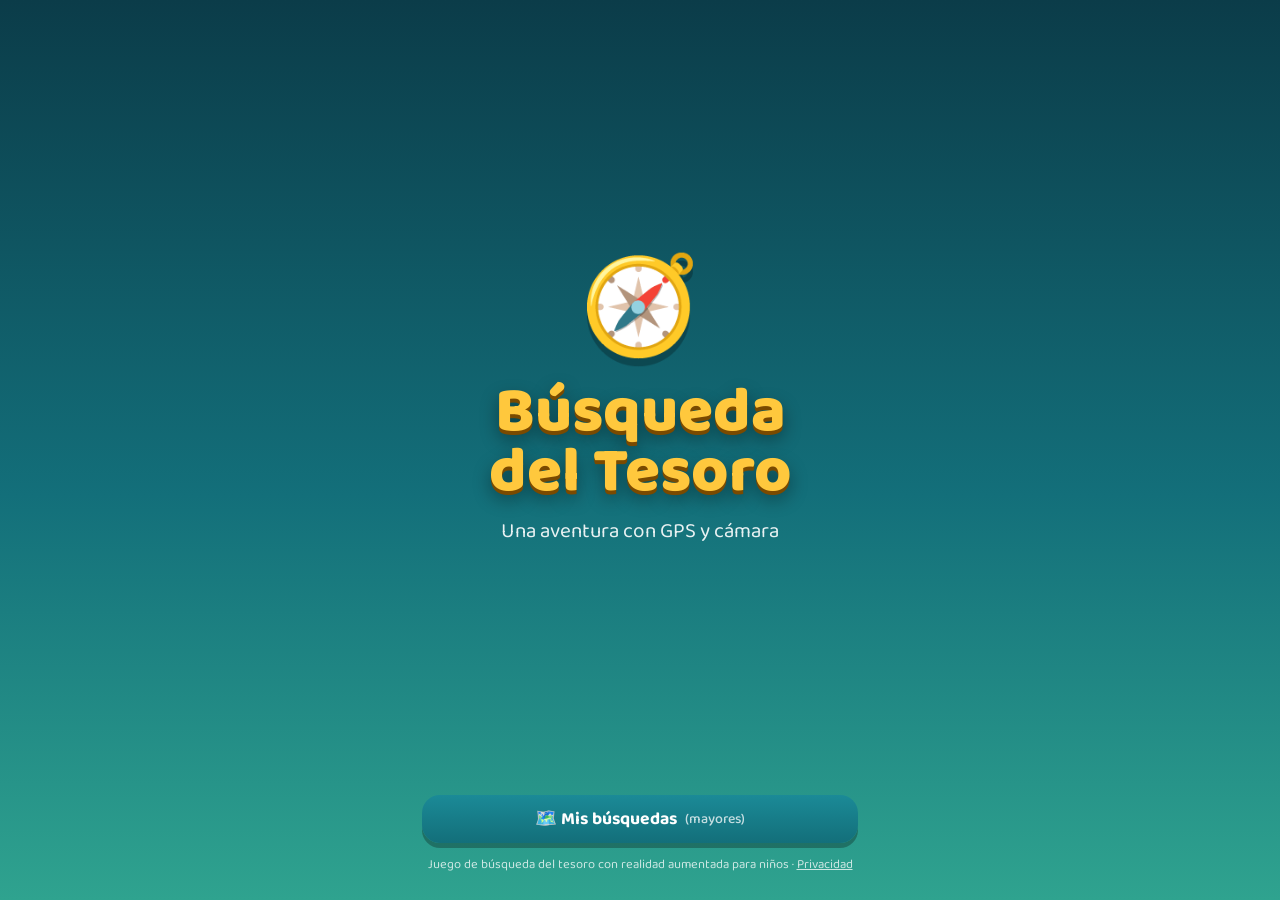
<file: public/index.html>
<!DOCTYPE html>
<html lang="es">
<head>
<meta charset="utf-8">
<meta name="viewport" content="width=device-width, initial-scale=1, viewport-fit=cover, user-scalable=no">
<meta name="theme-color" content="#0b3c49">
<meta name="apple-mobile-web-app-capable" content="yes">
<meta name="mobile-web-app-capable" content="yes">
<title>Búsqueda del Tesoro</title>
<link rel="icon" href="data:image/svg+xml,<svg xmlns='http://www.w3.org/2000/svg' viewBox='0 0 100 100'><text y='.9em' font-size='90'>🧭</text></svg>">
<link rel="preconnect" href="https://fonts.googleapis.com">
<link rel="preconnect" href="https://fonts.gstatic.com" crossorigin>
<link href="https://fonts.googleapis.com/css2?family=Baloo+2:wght@500;700;800&family=Roboto:wght@500&display=swap" rel="stylesheet">
<link rel="stylesheet" href="style.css?v=6">
</head>
<body>

<!-- ============ INICIO ============ -->
<section id="home" class="screen active">
  <div class="home-sky">
    <div class="home-compass" aria-hidden="true">🧭</div>
    <h1>Búsqueda<br>del Tesoro</h1>
    <p class="home-sub" id="homeSub">Una aventura con GPS y cámara</p>
  </div>
  <div class="home-actions">
    <button class="btn btn-gold btn-xl" id="btnPlay" hidden>¡A la aventura!</button>
    <p class="home-progress" id="homeProgress" hidden></p>
    <button class="btn btn-teal" id="btnEdit">🗺️ Mis búsquedas <small>(mayores)</small></button>
    <button class="btn btn-ghost" id="btnDemo" hidden>🎮 Probar sin moverme</button>
    <p class="home-legal">Juego de búsqueda del tesoro con realidad aumentada para niños · <a href="/privacy">Privacidad</a></p>
    <p class="warn" id="httpsWarn" hidden>⚠️ La cámara y el GPS solo funcionan si la web se abre con <b>https://</b></p>
  </div>
</section>

<!-- ============ MIS BÚSQUEDAS (cuenta) ============ -->
<section id="library" class="screen">
  <header class="bar">
    <button class="bar-btn" id="libBack" aria-label="Volver">←</button>
    <h2>Mis búsquedas</h2>
    <span class="bar-spacer"></span>
  </header>
  <div class="lib-body">
    <p class="lib-note" id="libLoading">Cargando…</p>

    <div id="libAuth" hidden>
      <div class="auth-card">
        <h3>Entra para guardar tus búsquedas</h3>
        <p>Con una cuenta puedes tener varias búsquedas, editarlas desde cualquier móvil y compartirlas con un enlace corto. Los niños <b>no</b> necesitan cuenta para jugar.</p>
        <!-- Botón según las directrices de marca de «Sign in with Google» (tema claro, forma píldora): logo oficial sin modificar,
             fondo #FFFFFF, borde 1px #747775, texto #1F1F1F en Roboto Medium 14/20, 12px a la izquierda del logo, 10px logo-texto, 12px a la derecha. -->
        <button class="gsi-btn" id="auGoogle" type="button">
          <svg class="gsi-logo" xmlns="http://www.w3.org/2000/svg" viewBox="0 0 48 48" aria-hidden="true">
            <path fill="#EA4335" d="M24 9.5c3.54 0 6.71 1.22 9.21 3.6l6.85-6.85C35.9 2.38 30.47 0 24 0 14.62 0 6.51 5.38 2.56 13.22l7.98 6.19C12.43 13.72 17.74 9.5 24 9.5z"/>
            <path fill="#4285F4" d="M46.98 24.55c0-1.57-.15-3.09-.38-4.55H24v9.02h12.94c-.58 2.96-2.26 5.48-4.78 7.18l7.73 6c4.51-4.18 7.09-10.36 7.09-17.65z"/>
            <path fill="#FBBC05" d="M10.53 28.59c-.48-1.45-.76-2.99-.76-4.59s.27-3.14.76-4.59l-7.98-6.19C.92 16.46 0 20.12 0 24c0 3.88.92 7.54 2.56 10.78l7.97-6.19z"/>
            <path fill="#34A853" d="M24 48c6.48 0 11.93-2.13 15.89-5.81l-7.73-6c-2.15 1.45-4.92 2.3-8.16 2.3-6.26 0-11.57-4.22-13.47-9.91l-7.98 6.19C6.51 42.62 14.62 48 24 48z"/>
          </svg>
          <span>Continuar con Google</span>
        </button>
        <div class="auth-sep"><span>o con tu email</span></div>
        <form id="auForm" autocomplete="on">
          <input type="email" id="auEmail" placeholder="Email" autocomplete="username" required>
          <input type="password" id="auPass" placeholder="Contraseña (mínimo 6 caracteres)" autocomplete="current-password" minlength="6" required>
          <p class="auth-err" id="auErr" hidden></p>
          <div class="row">
            <button class="btn btn-teal" type="submit" id="auLogin">Entrar</button>
            <button class="btn btn-gold" type="button" id="auRegister">Crear cuenta</button>
          </div>
        </form>
        <button class="btn-link" id="auReset">He olvidado la contraseña</button>
      </div>
      <button class="btn-link" id="auSkip">Seguir sin cuenta (se guarda solo en este móvil)</button>
    </div>

    <div id="libMain" hidden>
      <div class="lib-account"><span id="libUser"></span><button class="btn-link" id="libLogout">Cerrar sesión</button></div>
      <button class="btn btn-gold" id="libNew">＋ Nueva búsqueda</button>
      <div class="lib-card lib-draft" id="libDraft" hidden>
        <div class="lib-card-head"><b>📱 Borrador en este móvil</b><span id="libDraftInfo"></span></div>
        <div class="lib-card-actions"><button class="btn btn-teal btn-sm" id="libDraftUp">☁️ Guardar en mi cuenta</button><button class="btn btn-ghost btn-sm" id="libDraftEdit">✏️ Editar</button></div>
      </div>
      <ul class="lib-list" id="libList"></ul>
      <p class="ed-empty" id="libEmpty" hidden>Todavía no tienes búsquedas guardadas. Pulsa <b>«Nueva búsqueda»</b> para preparar la primera.</p>
      <p class="lib-legal"><a href="/privacy">Privacidad</a> · <button class="btn-link danger-link" id="libDelete">Eliminar mi cuenta</button></p>
    </div>
  </div>
</section>

<!-- ============ EDITOR (mayores) ============ -->
<section id="editor" class="screen">
  <header class="bar">
    <button class="bar-btn" id="edBack" aria-label="Volver">←</button>
    <h2>Preparar los tesoros<small id="edStatus"></small></h2>
    <button class="bar-btn" id="edLayer" aria-label="Cambiar mapa">🛰️</button>
  </header>
  <div id="map"></div>
  <div class="ed-mapactions">
    <button class="btn btn-teal btn-sm" id="edHere">📍 Poner tesoro donde estoy</button>
    <span class="ed-hint">…o toca el mapa</span>
    <button class="bar-btn ed-locate" id="edLocate" aria-label="Centrar el mapa en mi posición">🎯</button>
  </div>
  <div class="ed-body">
    <ol id="stopList" class="stop-list"></ol>
    <p class="ed-empty" id="edEmpty">Todavía no hay tesoros. Lo más preciso es ir andando al escondite y pulsar <b>«Poner tesoro donde estoy»</b>.</p>

    <details class="ed-settings" open>
      <summary>Ajustes de la búsqueda</summary>
      <label>Nombre
        <input type="text" id="edName" maxlength="40" placeholder="El tesoro del parque">
      </label>
      <label>Distancia para que aparezca el cofre: <b id="edRadiusVal">12</b> m
        <input type="range" id="edRadius" min="6" max="30" step="1" value="12">
        <small>Entre árboles el GPS falla unos 10 m. Si el cofre no aparece, sube este valor.</small>
      </label>
      <label>Mensaje final (al encontrar el último)
        <textarea id="edFinal" rows="2" maxlength="200" placeholder="¡Lo habéis conseguido! El tesoro de verdad está en la mochila de papá…"></textarea>
      </label>
    </details>

    <div class="ed-actions">
      <button class="btn btn-ghost" id="edTest">🎮 Probar</button>
      <button class="btn btn-gold" id="edShare">🔗 Compartir con los móviles</button>
    </div>
    <button class="btn-link danger" id="edClear">Borrar todo y empezar de cero</button>
  </div>
</section>

<!-- ============ JUEGO ============ -->
<section id="game" class="screen">
  <video id="cam" playsinline muted autoplay></video>
  <div id="fakeWorld" hidden><div class="fw-sky"></div><div class="fw-ground"></div></div>
  <div class="vignette"></div>

  <!-- capa AR -->
  <div id="ar">
    <div id="beacon" hidden>
      <div class="beacon-beam"></div>
      <div class="beacon-star">⭐</div>
      <div class="beacon-label" id="beaconLabel">– m</div>
    </div>
    <button id="chest" hidden aria-label="Abrir el cofre">
      <svg viewBox="0 0 200 180" class="chest-svg">
        <ellipse cx="100" cy="168" rx="80" ry="10" fill="rgba(0,0,0,.35)"/>
        <g class="chest-glow"><ellipse cx="100" cy="86" rx="70" ry="26" fill="#ffe680"/></g>
        <g class="chest-coins">
          <circle cx="70" cy="84" r="11" fill="#ffd23f" stroke="#b8860b" stroke-width="3"/>
          <circle cx="96" cy="78" r="12" fill="#ffd23f" stroke="#b8860b" stroke-width="3"/>
          <circle cx="124" cy="83" r="11" fill="#ffd23f" stroke="#b8860b" stroke-width="3"/>
          <circle cx="110" cy="88" r="9" fill="#ffe680" stroke="#b8860b" stroke-width="3"/>
          <circle cx="84" cy="90" r="9" fill="#ffe680" stroke="#b8860b" stroke-width="3"/>
        </g>
        <g class="chest-body">
          <rect x="28" y="86" width="144" height="74" rx="8" fill="#8a4b1d" stroke="#3d1f0a" stroke-width="5"/>
          <rect x="28" y="86" width="144" height="14" fill="#5e3110"/>
          <rect x="44" y="86" width="14" height="74" fill="#ffc83d" stroke="#3d1f0a" stroke-width="4"/>
          <rect x="142" y="86" width="14" height="74" fill="#ffc83d" stroke="#3d1f0a" stroke-width="4"/>
        </g>
        <g class="chest-lid">
          <path d="M28 90 V62 Q28 30 60 30 H140 Q172 30 172 62 V90 Z" fill="#a65c25" stroke="#3d1f0a" stroke-width="5"/>
          <path d="M44 90 V50 Q44 32 58 31 V90 Z" fill="#ffc83d" stroke="#3d1f0a" stroke-width="4"/>
          <path d="M156 90 V50 Q156 32 142 31 V90 Z" fill="#ffc83d" stroke="#3d1f0a" stroke-width="4"/>
          <rect x="86" y="76" width="28" height="30" rx="5" fill="#ffc83d" stroke="#3d1f0a" stroke-width="4"/>
          <circle cx="100" cy="88" r="4" fill="#3d1f0a"/><rect x="98" y="88" width="4" height="10" fill="#3d1f0a"/>
        </g>
      </svg>
      <span class="chest-tap">¡Tócalo!</span>
    </button>
  </div>

  <!-- flecha en el suelo -->
  <div id="arrowWrap" hidden>
    <div id="arrowTilt">
      <svg id="arrow" viewBox="0 0 200 260">
        <defs>
          <linearGradient id="ag" x1="0" y1="0" x2="0" y2="1">
            <stop offset="0" stop-color="var(--arrow-a)"/><stop offset="1" stop-color="var(--arrow-b)"/>
          </linearGradient>
        </defs>
        <path class="chev c3" d="M100 170 L170 240 L140 240 L100 200 L60 240 L30 240 Z"/>
        <path class="chev c2" d="M100 100 L170 170 L140 170 L100 130 L60 170 L30 170 Z"/>
        <path class="chev c1" d="M100 10 L190 110 L135 110 L100 72 L65 110 L10 110 Z"/>
      </svg>
    </div>
  </div>

  <!-- HUD -->
  <div class="hud-top">
    <div class="pill" id="hudCount">⭐ 0/0</div>
    <div class="pill gps" id="hudGps">📡 Buscando GPS…</div>
    <button class="pill pill-btn" id="hudMenu" aria-label="Menú">⚙️</button>
  </div>
  <div class="loot" id="loot"></div>

  <div class="hud-bottom">
    <div class="dist-card">
      <div class="dist-num"><span id="distNum">–</span><small>metros</small></div>
      <div class="dist-side">
        <div class="heat" id="heatLabel">Buscando…</div>
        <div class="heatbar"><i id="heatFill"></i></div>
      </div>
    </div>
    <div class="clue" id="clueCard"><b>Pista:</b> <span id="clueText"></span></div>
    <div class="turn-hint" id="turnHint" hidden></div>
  </div>

  <!-- mandos modo prueba -->
  <div id="pad" hidden>
    <button data-k="left">⟲</button><button data-k="up">▲</button><button data-k="right">⟳</button>
    <span>Modo prueba · también con las flechas del teclado</span>
  </div>

  <canvas id="confetti"></canvas>

  <!-- permisos / arranque -->
  <div class="overlay" id="ovStart">
    <div class="card">
      <div class="card-emoji">🏴‍☠️</div>
      <h3 id="startTitle">¿Preparados?</h3>
      <p>Vamos a usar la <b>cámara</b>, el <b>GPS</b> y la <b>brújula</b> del móvil. Cuando pregunte, di que <b>sí</b> a todo.</p>
      <ul class="rules">
        <li>👀 Mira por dónde andas, no solo la pantalla</li>
        <li>🧑‍🤝‍🧑 No te separes del grupo</li>
        <li>🧭 Sigue la flecha hasta ver el cofre</li>
      </ul>
      <button class="btn btn-gold btn-xl" id="btnStart">¡Empezar!</button>
      <button class="btn-link" id="btnStartBack">Volver</button>
    </div>
  </div>

  <!-- tesoro encontrado -->
  <div class="overlay" id="ovFound" hidden>
    <div class="card pop">
      <div class="card-emoji big" id="foundGem">💎</div>
      <h3 id="foundTitle">¡Tesoro encontrado!</h3>
      <p id="foundMsg"></p>
      <button class="btn btn-gold btn-xl" id="btnNext">Siguiente pista ➜</button>
    </div>
  </div>

  <!-- final -->
  <div class="overlay" id="ovWin" hidden>
    <div class="card pop">
      <div class="card-emoji big">🏆</div>
      <h3>¡Lo habéis conseguido!</h3>
      <div class="loot loot-final" id="lootFinal"></div>
      <p id="winMsg"></p>
      <button class="btn btn-teal" id="btnAgain">Jugar otra vez</button>
      <button class="btn-link" id="btnWinHome">Salir</button>
    </div>
  </div>

  <!-- menú -->
  <div class="overlay" id="ovMenu" hidden>
    <div class="card">
      <h3>Menú</h3>
      <button class="btn btn-ghost" id="mnSound">🔊 Sonido: sí</button>
      <p class="tip">🧭 <b>¿La flecha apunta raro?</b> Mueve el móvil en el aire dibujando un <b>8</b> unas cuantas veces y aléjalo de cosas metálicas.</p>
      <pre class="diag" id="mnDiag"></pre>
      <button class="btn btn-teal" id="mnCompass" hidden>🧭 Activar la brújula</button>
      <button class="btn btn-ghost hold" id="mnSkip"><span>⏭️ Dar este tesoro por encontrado</span><small>mantén pulsado 2 segundos (por si el GPS falla)</small><i></i></button>
      <button class="btn btn-ghost" id="mnExit">🚪 Salir al inicio</button>
      <button class="btn btn-gold" id="mnClose">Seguir jugando</button>
    </div>
  </div>
</section>

<!-- compartir -->
<div class="overlay" id="ovShare" hidden>
  <div class="card">
    <h3>Compartir la búsqueda</h3>
    <p>Abre este enlace en cada móvil que vaya a jugar (o escanea el QR con su cámara).</p>
    <div id="qr"></div>
    <input type="text" id="shareUrl" readonly>
    <div class="row">
      <button class="btn btn-teal" id="shCopy">📋 Copiar</button>
      <button class="btn btn-gold" id="shNative">📤 Enviar</button>
    </div>
    <p class="warn" id="shLocalWarn" hidden>⚠️ Este enlace apunta a tu ordenador. Sube la carpeta a un hosting con https (mira el LEEME) y comparte desde allí.</p>
    <button class="btn-link" id="shClose">Cerrar</button>
  </div>
</div>

<div id="rotateMsg"><div>📱<br>Pon el móvil en vertical</div></div>
<div id="toast" hidden></div>

<script src="firebase-config.js?v=6"></script>
<script src="app.js?v=6"></script>
<script src="cloud.js?v=6"></script>
</body>
</html>
</file>
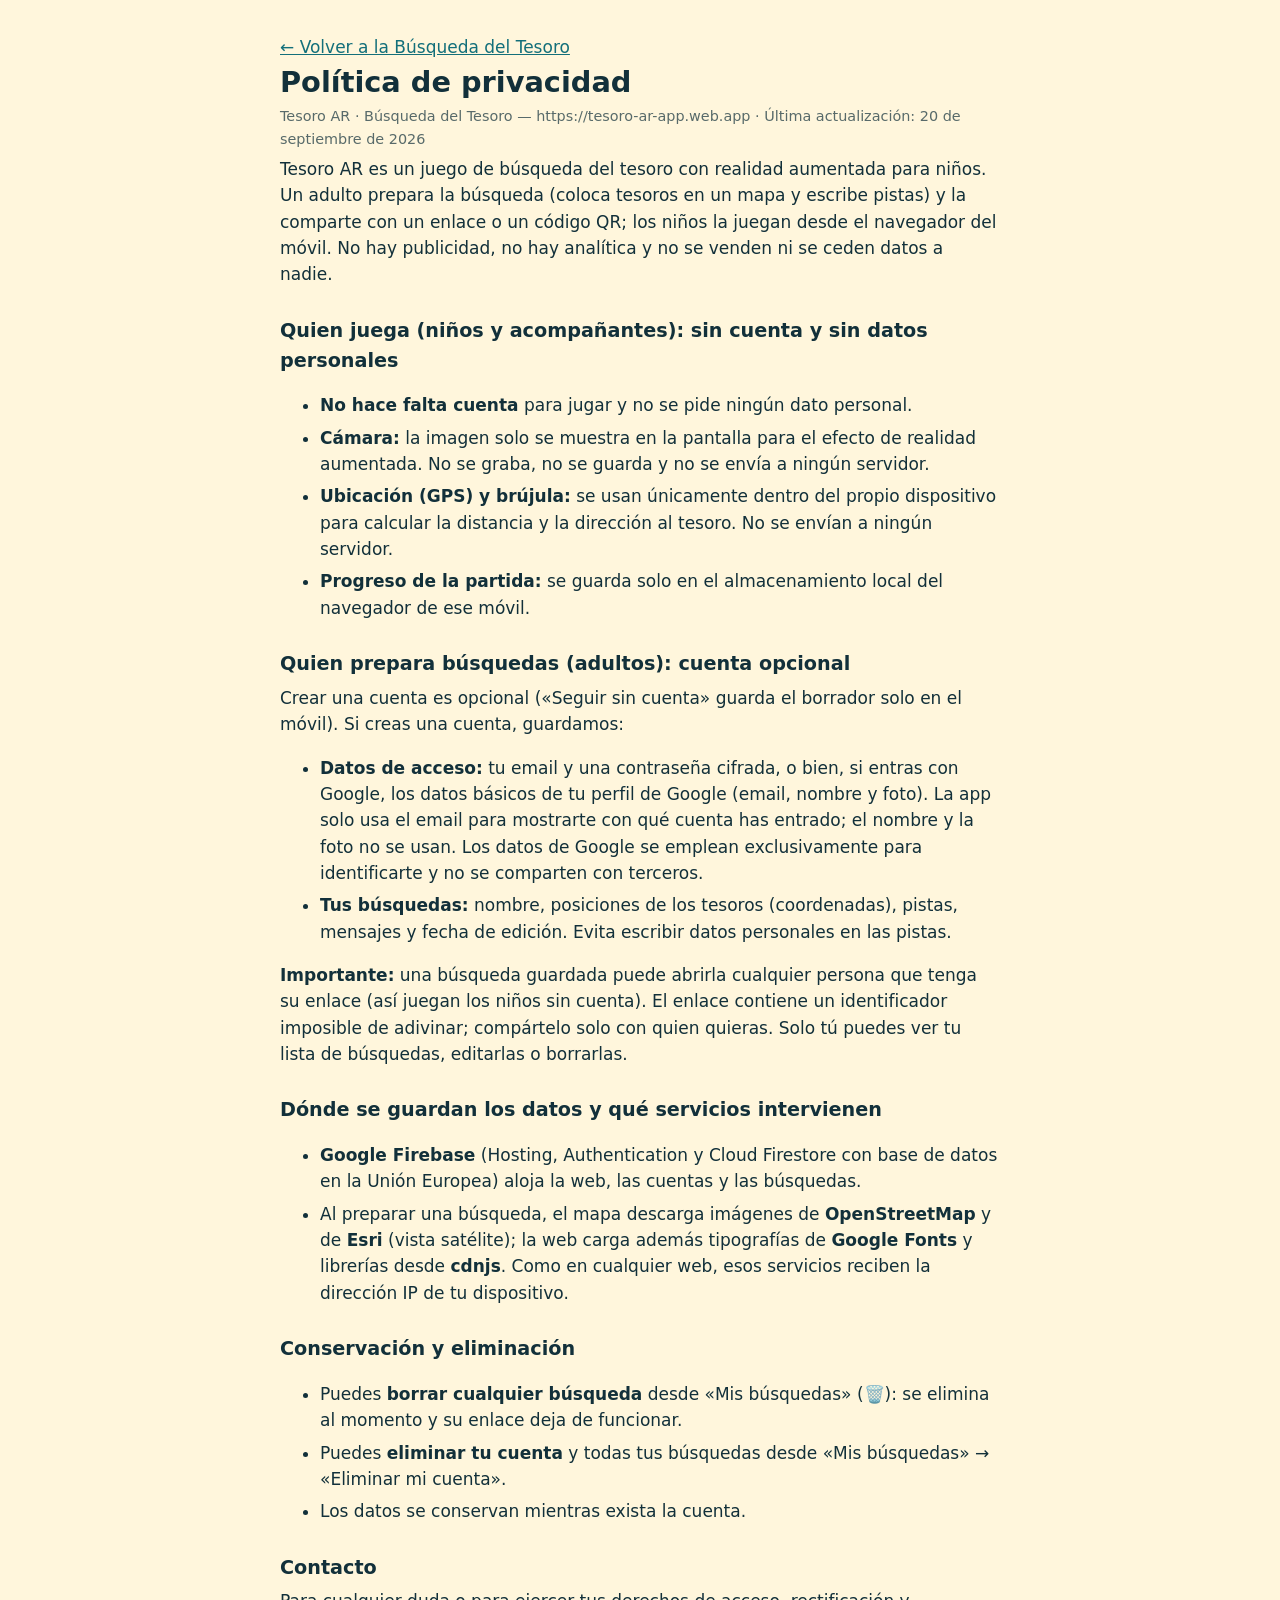
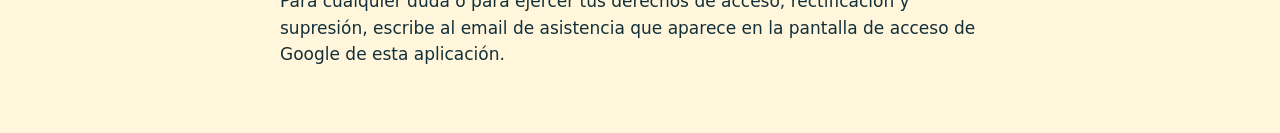
<file: public/privacidad.html>
<!DOCTYPE html>
<html lang="es">
<head>
<meta charset="utf-8">
<meta name="viewport" content="width=device-width, initial-scale=1">
<title>Privacidad · Búsqueda del Tesoro (Tesoro AR)</title>
<link rel="icon" href="data:image/svg+xml,<svg xmlns='http://www.w3.org/2000/svg' viewBox='0 0 100 100'><text y='.9em' font-size='90'>🧭</text></svg>">
<style>
  body { margin: 0; background: #fff6dc; color: #12303a; font: 17px/1.55 system-ui, "Segoe UI", Roboto, sans-serif; }
  main { max-width: 720px; margin: 0 auto; padding: 28px 20px 60px; }
  h1 { font-size: 1.8rem; line-height: 1.15; margin: 0 0 4px; }
  h2 { font-size: 1.2rem; margin: 28px 0 6px; }
  p, li { margin: 6px 0; }
  .muted { opacity: .7; font-size: .9rem; }
  a { color: #136f7a; }
</style>
</head>
<body>
<main>
  <p><a href="./">← Volver a la Búsqueda del Tesoro</a></p>
  <h1>Política de privacidad</h1>
  <p class="muted">Tesoro AR · Búsqueda del Tesoro — https://tesoro-ar-app.web.app · Última actualización: 20 de septiembre de 2026</p>

  <p>Tesoro AR es un juego de búsqueda del tesoro con realidad aumentada para niños. Un adulto prepara la búsqueda (coloca tesoros en un mapa y escribe pistas) y la comparte con un enlace o un código QR; los niños la juegan desde el navegador del móvil. No hay publicidad, no hay analítica y no se venden ni se ceden datos a nadie.</p>

  <h2>Quien juega (niños y acompañantes): sin cuenta y sin datos personales</h2>
  <ul>
    <li><b>No hace falta cuenta</b> para jugar y no se pide ningún dato personal.</li>
    <li><b>Cámara:</b> la imagen solo se muestra en la pantalla para el efecto de realidad aumentada. No se graba, no se guarda y no se envía a ningún servidor.</li>
    <li><b>Ubicación (GPS) y brújula:</b> se usan únicamente dentro del propio dispositivo para calcular la distancia y la dirección al tesoro. No se envían a ningún servidor.</li>
    <li><b>Progreso de la partida:</b> se guarda solo en el almacenamiento local del navegador de ese móvil.</li>
  </ul>

  <h2>Quien prepara búsquedas (adultos): cuenta opcional</h2>
  <p>Crear una cuenta es opcional («Seguir sin cuenta» guarda el borrador solo en el móvil). Si creas una cuenta, guardamos:</p>
  <ul>
    <li><b>Datos de acceso:</b> tu email y una contraseña cifrada, o bien, si entras con Google, los datos básicos de tu perfil de Google (email, nombre y foto). La app solo usa el email para mostrarte con qué cuenta has entrado; el nombre y la foto no se usan. Los datos de Google se emplean exclusivamente para identificarte y no se comparten con terceros.</li>
    <li><b>Tus búsquedas:</b> nombre, posiciones de los tesoros (coordenadas), pistas, mensajes y fecha de edición. Evita escribir datos personales en las pistas.</li>
  </ul>
  <p><b>Importante:</b> una búsqueda guardada puede abrirla cualquier persona que tenga su enlace (así juegan los niños sin cuenta). El enlace contiene un identificador imposible de adivinar; compártelo solo con quien quieras. Solo tú puedes ver tu lista de búsquedas, editarlas o borrarlas.</p>

  <h2>Dónde se guardan los datos y qué servicios intervienen</h2>
  <ul>
    <li><b>Google Firebase</b> (Hosting, Authentication y Cloud Firestore con base de datos en la Unión Europea) aloja la web, las cuentas y las búsquedas.</li>
    <li>Al preparar una búsqueda, el mapa descarga imágenes de <b>OpenStreetMap</b> y de <b>Esri</b> (vista satélite); la web carga además tipografías de <b>Google Fonts</b> y librerías desde <b>cdnjs</b>. Como en cualquier web, esos servicios reciben la dirección IP de tu dispositivo.</li>
  </ul>

  <h2>Conservación y eliminación</h2>
  <ul>
    <li>Puedes <b>borrar cualquier búsqueda</b> desde «Mis búsquedas» (🗑️): se elimina al momento y su enlace deja de funcionar.</li>
    <li>Puedes <b>eliminar tu cuenta</b> y todas tus búsquedas desde «Mis búsquedas» → «Eliminar mi cuenta».</li>
    <li>Los datos se conservan mientras exista la cuenta.</li>
  </ul>

  <h2>Contacto</h2>
  <p>Para cualquier duda o para ejercer tus derechos de acceso, rectificación y supresión, escribe al email de asistencia que aparece en la pantalla de acceso de Google de esta aplicación.</p>
</main>
</body>
</html>
</file>
<file: public/style.css>
:root {
  --ink: #12303a;
  --teal: #0b3c49;
  --teal-2: #136f7a;
  --gold: #ffc83d;
  --gold-2: #f59e0b;
  --paper: #fff6dc;
  --paper-2: #f4e3b1;
  --red: #e5484d;
  --arrow-a: #7df9ff;
  --arrow-b: #1e90ff;
  --safe-t: env(safe-area-inset-top, 0px);
  --safe-b: env(safe-area-inset-bottom, 0px);
  font-family: "Baloo 2", "Fredoka", "Nunito", ui-rounded, "Segoe UI", system-ui, sans-serif;
}

* { box-sizing: border-box; -webkit-tap-highlight-color: transparent; }
html, body { margin: 0; height: 100%; background: var(--teal); color: var(--ink); overscroll-behavior: none; }
body { font-size: 17px; line-height: 1.3; }
[hidden] { display: none !important; }
button { font: inherit; color: inherit; cursor: pointer; }
input, textarea { font: inherit; color: inherit; }

.screen { position: fixed; inset: 0; display: none; flex-direction: column; }
.screen.active { display: flex; }

/* ---------- botones ---------- */
.btn {
  display: flex; align-items: center; justify-content: center; gap: .4em; flex-wrap: wrap;
  width: 100%; border: 0; border-radius: 18px; padding: 14px 18px;
  font-weight: 700; font-size: 1.1rem; line-height: 1.15;
  box-shadow: 0 5px 0 rgba(0,0,0,.28); transition: transform .08s, box-shadow .08s;
}
.btn:active { transform: translateY(4px); box-shadow: 0 1px 0 rgba(0,0,0,.28); }
.btn small { font-weight: 500; opacity: .75; font-size: .8em; }
.btn-gold { background: linear-gradient(#ffd966, var(--gold-2)); color: #4a2a00; }
.btn-teal { background: linear-gradient(#1b8a97, var(--teal-2)); color: #fff; }
.btn-ghost { background: #fff; color: var(--teal); box-shadow: 0 5px 0 rgba(11,60,73,.25); }
.btn-xl { font-size: 1.5rem; font-weight: 800; padding: 18px; border-radius: 22px; }
.btn-sm { width: auto; font-size: .95rem; padding: 10px 14px; border-radius: 14px; }
.btn-link { background: none; border: 0; text-decoration: underline; opacity: .7; padding: 10px; font-size: .95rem; }
.btn-link.danger { color: var(--red); display: block; margin: 8px auto 0; }
.row { display: flex; gap: 10px; }
.warn { background: #fff0c2; border: 2px solid var(--gold-2); border-radius: 12px; padding: 8px 12px; font-size: .9rem; margin: 0; }

/* ---------- inicio ---------- */
#home { background: linear-gradient(#0b3c49 0%, #136f7a 55%, #2fa38f 100%); color: #fff; overflow: auto; }
.home-sky { flex: 1; display: flex; flex-direction: column; align-items: center; justify-content: center; text-align: center; padding: calc(24px + var(--safe-t)) 24px 8px; }
.home-compass { font-size: 6rem; filter: drop-shadow(0 8px 0 rgba(0,0,0,.25)); animation: bob 3s ease-in-out infinite; }
#home h1 { font-size: clamp(2.6rem, 12vw, 4rem); line-height: .95; margin: 8px 0; font-weight: 800; color: var(--gold); text-shadow: 0 4px 0 #7a4a00, 0 8px 18px rgba(0,0,0,.4); }
.home-sub { font-size: 1.3rem; margin: 6px 0 0; opacity: .9; }
.home-actions { padding: 16px 22px calc(26px + var(--safe-b)); display: flex; flex-direction: column; gap: 14px; max-width: 480px; width: 100%; margin: 0 auto; }
.home-legal { text-align: center; margin: 0; font-size: .8rem; opacity: .75; }
.home-legal a { color: inherit; }
.home-progress { text-align: center; margin: -6px 0 0; opacity: .85; font-size: .95rem; }
@keyframes bob { 50% { transform: translateY(-10px) rotate(8deg); } }

/* ---------- editor ---------- */
#editor { background: var(--paper); overflow-y: auto; }
.bar { position: sticky; top: 0; z-index: 1100; display: flex; align-items: center; gap: 8px; background: var(--teal); color: #fff; padding: calc(8px + var(--safe-t)) 10px 8px; }
.bar h2 { flex: 1; margin: 0; font-size: 1.2rem; text-align: center; }
.bar-btn { width: 44px; height: 44px; border-radius: 12px; border: 0; background: rgba(255,255,255,.15); color: #fff; font-size: 1.3rem; }
#map { height: 52vh; min-height: 280px; flex: none; background: #cfe3d0; z-index: 1; }
.ed-mapactions { display: flex; align-items: center; gap: 10px; padding: 10px 14px; background: var(--paper-2); flex: none; }
.ed-hint { font-size: .9rem; opacity: .7; flex: 1; }
.ed-locate { background: var(--teal-2); flex: none; }
.ed-body { padding: 14px; max-width: 640px; width: 100%; margin: 0 auto; flex: none; padding-bottom: calc(30px + var(--safe-b)); }
.ed-empty { background: #fff; border-radius: 14px; padding: 14px; border: 2px dashed var(--paper-2); }
.stop-list { list-style: none; margin: 0 0 14px; padding: 0; display: flex; flex-direction: column; gap: 10px; }
.stop { background: #fff; border-radius: 16px; padding: 10px 12px 12px; box-shadow: 0 3px 0 var(--paper-2); }
.stop-head { display: flex; align-items: center; gap: 6px; margin-bottom: 6px; }
.stop-num { width: 32px; height: 32px; border-radius: 50%; background: var(--gold); display: grid; place-items: center; font-weight: 800; }
.stop-title { flex: 1; font-weight: 700; }
.stop-head button { width: 38px; height: 38px; border-radius: 10px; border: 0; background: var(--paper); font-size: 1rem; }
.stop-head button:disabled { opacity: .3; }
.stop input { width: 100%; border: 2px solid var(--paper-2); border-radius: 10px; padding: 8px 10px; margin-top: 6px; background: #fffdf5; }
.ed-settings { background: #fff; border-radius: 16px; padding: 12px 14px; margin-bottom: 14px; }
.ed-settings summary { font-weight: 700; cursor: pointer; }
.ed-settings label { display: block; margin-top: 12px; font-weight: 700; font-size: .95rem; }
.ed-settings input[type=text], .ed-settings textarea { width: 100%; border: 2px solid var(--paper-2); border-radius: 10px; padding: 8px 10px; margin-top: 4px; font-weight: 500; background: #fffdf5; }
.ed-settings input[type=range] { width: 100%; accent-color: var(--teal-2); }
.ed-settings small { display: block; font-weight: 500; opacity: .7; }
.ed-actions { display: flex; gap: 10px; }
.ed-actions .btn-ghost { flex: 0 0 38%; }
.num-marker { width: 34px; height: 34px; border-radius: 50% 50% 50% 6px; transform: rotate(-45deg); background: var(--gold); border: 3px solid #4a2a00; display: grid; place-items: center; box-shadow: 0 3px 6px rgba(0,0,0,.4); }
.num-marker b { transform: rotate(45deg); font: 800 15px/1 "Baloo 2", sans-serif; color: #4a2a00; }
.me-marker { width: 18px; height: 18px; border-radius: 50%; background: #1e90ff; border: 3px solid #fff; box-shadow: 0 0 0 6px rgba(30,144,255,.3); }

/* ---------- mis búsquedas / cuenta ---------- */
#library { background: var(--paper); overflow-y: auto; }
.bar h2 small { display: block; font-size: .7rem; font-weight: 500; opacity: .8; line-height: 1; }
.bar-spacer { width: 44px; flex: none; }
.lib-body { padding: 16px 14px calc(30px + var(--safe-b)); max-width: 560px; width: 100%; margin: 0 auto; display: flex; flex-direction: column; gap: 12px; }
#libMain, #libAuth { display: flex; flex-direction: column; gap: 12px; }
.lib-note { text-align: center; opacity: .7; }
.auth-card { background: #fff; border-radius: 20px; padding: 18px 16px; display: flex; flex-direction: column; gap: 12px; box-shadow: 0 4px 0 var(--paper-2); }
.auth-card h3 { margin: 0; font-size: 1.35rem; line-height: 1.1; }
.auth-card p { margin: 0; font-size: .95rem; }
.auth-card form { display: flex; flex-direction: column; gap: 10px; }
.auth-card input { width: 100%; border: 2px solid var(--paper-2); border-radius: 12px; padding: 12px; background: #fffdf5; font-size: 1rem; }
.auth-sep { display: flex; align-items: center; gap: 10px; font-size: .85rem; opacity: .6; }
.auth-sep::before, .auth-sep::after { content: ""; flex: 1; height: 2px; background: var(--paper-2); }
.auth-err { color: #b42318; background: #fee4e2; border-radius: 10px; padding: 8px 10px; font-size: .9rem; }
/* Botón de Google: especificación de marca de Google, no el estilo de la app (no tocar colores, logo ni tipografía) */
.gsi-btn { align-self: center; display: inline-flex; align-items: center; justify-content: center; gap: 10px; height: 44px; max-width: 400px; min-width: min-content; padding: 0 12px; background: #fff; border: 1px solid #747775; border-radius: 22px; color: #1f1f1f; font: 500 14px/20px "Roboto", Arial, sans-serif; letter-spacing: .25px; white-space: nowrap; transition: background-color .2s, box-shadow .2s; }
.gsi-btn:hover { box-shadow: 0 1px 2px rgba(60,64,67,.3), 0 1px 3px 1px rgba(60,64,67,.15); }
.gsi-btn:active, .gsi-btn:focus-visible { background: #f2f2f2; }
.gsi-btn:disabled { background: rgba(255,255,255,.62); border-color: rgba(31,31,31,.12); color: rgba(31,31,31,.38); cursor: default; }
.gsi-btn:disabled .gsi-logo { opacity: .38; }
.gsi-logo { width: 20px; height: 20px; flex: none; display: block; }
.lib-account { display: flex; align-items: center; justify-content: space-between; gap: 8px; font-size: .9rem; }
.lib-account span { overflow: hidden; text-overflow: ellipsis; white-space: nowrap; opacity: .8; }
.lib-legal { text-align: center; font-size: .85rem; margin: 8px 0 0; opacity: .8; }
.lib-legal a { color: inherit; }
.lib-legal .btn-link { padding: 4px; font-size: inherit; opacity: 1; }
.danger-link { color: var(--red); }
.lib-list { list-style: none; margin: 0; padding: 0; display: flex; flex-direction: column; gap: 10px; }
.lib-card { background: #fff; border-radius: 16px; padding: 12px; box-shadow: 0 3px 0 var(--paper-2); display: flex; flex-direction: column; gap: 10px; }
.lib-draft { border: 2px dashed var(--gold-2); box-shadow: none; }
.lib-card-head { display: flex; flex-direction: column; }
.lib-card-head b { font-size: 1.15rem; line-height: 1.15; }
.lib-card-head span { font-size: .85rem; opacity: .7; }
.lib-card-actions { display: flex; gap: 8px; flex-wrap: wrap; }
.lib-card-actions .btn-sm { flex: 1 1 auto; padding: 9px 10px; box-shadow: 0 3px 0 rgba(0,0,0,.2); }
.lib-card-actions .icon { flex: 0 0 44px; }

/* ---------- juego ---------- */
#game { background: #000; color: #fff; overflow: hidden; touch-action: none; user-select: none; -webkit-user-select: none; }
#cam { position: absolute; inset: 0; width: 100%; height: 100%; object-fit: cover; }
#fakeWorld { position: absolute; inset: 0; }
.fw-sky { position: absolute; inset: 0 0 45% 0; background: linear-gradient(#5ec8ff, #c9f0ff); }
.fw-ground { position: absolute; inset: 55% 0 0 0; background: linear-gradient(#4caf50, #2e7d32); }
.vignette { position: absolute; inset: 0; pointer-events: none; background: linear-gradient(rgba(0,0,0,.45), transparent 22%, transparent 55%, rgba(0,0,0,.55)); }

#ar { position: absolute; inset: 0; overflow: hidden; }
#beacon { position: absolute; left: 0; top: 0; width: 0; height: 0; will-change: transform; pointer-events: none; }
.beacon-beam { position: absolute; left: -14px; bottom: 0; width: 28px; height: 60vh; border-radius: 14px 14px 0 0; background: linear-gradient(to top, rgba(255,230,120,.8), rgba(255,230,120,0)); }
.beacon-star { position: absolute; left: -40px; top: -95px; width: 80px; font-size: 56px; text-align: center; animation: spinY 2.4s linear infinite; text-shadow: 0 0 14px #ffe680; }
.beacon-label { position: absolute; left: -60px; top: -28px; width: 120px; text-align: center; font-weight: 800; font-size: 1.2rem; text-shadow: 0 2px 4px #000; }
@keyframes spinY { to { transform: rotateY(360deg); } }

#chest { position: absolute; left: 0; top: 0; width: 0; height: 0; border: 0; background: none; padding: 0; will-change: transform; }
.chest-svg { position: absolute; left: -110px; top: -130px; width: 220px; height: 198px; overflow: visible; animation: chestBounce 1s ease-in-out infinite; filter: drop-shadow(0 0 18px rgba(255,230,120,.9)); }
.chest-tap { position: absolute; left: -80px; top: 72px; width: 160px; text-align: center; font-weight: 800; font-size: 1.5rem; color: var(--gold); text-shadow: 0 3px 0 #4a2a00, 0 0 12px #000; animation: pulse 0.8s ease-in-out infinite; }
.chest-lid { transform-origin: 100px 90px; transform-box: view-box; transition: transform .45s cubic-bezier(.3,1.6,.5,1); }
.chest-coins, .chest-glow { opacity: 0; transition: opacity .3s .15s; }
.chest-glow { filter: blur(10px); }
#chest.open .chest-lid { transform: translateY(-46px) rotate(-14deg); }
#chest.open .chest-coins, #chest.open .chest-glow { opacity: 1; }
#chest.open .chest-svg { animation: none; }
#chest.open .chest-tap { display: none; }
@keyframes chestBounce { 50% { transform: translateY(-14px) scale(1.04); } }
@keyframes pulse { 50% { transform: scale(1.12); } }

/* flecha */
#arrowWrap { position: absolute; left: 50%; bottom: calc(205px + var(--safe-b)); width: 0; height: 0; perspective: 520px; pointer-events: none; }
#arrowTilt { position: absolute; left: -110px; top: -250px; width: 220px; height: 286px; transform: rotateX(58deg); transform-origin: 50% 100%; transform-style: preserve-3d; }
#arrow { width: 100%; height: 100%; overflow: visible; transform-origin: 50% 62%; will-change: transform; }
.chev { fill: url(#ag); stroke: #fff; stroke-width: 6; paint-order: stroke; stroke-linejoin: round; animation: chev 1.2s linear infinite; }
.c2 { animation-delay: -.2s; } .c1 { animation-delay: -.4s; }
@keyframes chev { 0%, 100% { opacity: .35; } 40% { opacity: 1; } }
#game.near { --arrow-a: #fff27d; --arrow-b: #ff9f1c; }
#game.hot  { --arrow-a: #ffd0a1; --arrow-b: #ff3b30; }

/* HUD */
.hud-top { position: absolute; top: calc(10px + var(--safe-t)); left: 10px; right: 10px; display: flex; gap: 8px; align-items: center; }
.pill { background: rgba(8,32,40,.86); border: 2px solid rgba(255,255,255,.25); border-radius: 999px; padding: 6px 14px; font-weight: 700; white-space: nowrap; }
.pill.gps { flex: 1; text-align: center; font-size: .85rem; overflow: hidden; text-overflow: ellipsis; }
.pill.gps.ok { border-color: #5be37d; } .pill.gps.meh { border-color: var(--gold); } .pill.gps.bad { border-color: var(--red); }
.pill-btn { width: 46px; height: 46px; padding: 0; font-size: 1.3rem; }
.loot { position: absolute; top: calc(66px + var(--safe-t)); left: 12px; display: flex; gap: 4px; font-size: 1.6rem; flex-wrap: wrap; text-shadow: 0 2px 3px #000; }
.loot-final { position: static; justify-content: center; font-size: 2rem; margin: 6px 0; text-shadow: none; }

.hud-bottom { position: absolute; left: 10px; right: 10px; bottom: calc(12px + var(--safe-b)); display: flex; flex-direction: column; gap: 8px; max-width: 520px; margin: 0 auto; }
.dist-card { display: flex; align-items: center; gap: 14px; background: rgba(8,32,40,.88); border: 2px solid rgba(255,255,255,.25); border-radius: 20px; padding: 8px 16px; }
.dist-num { font-size: 2.8rem; font-weight: 800; line-height: 1; min-width: 96px; text-align: center; color: var(--gold); }
.dist-num small { display: block; font-size: .85rem; font-weight: 500; color: #fff; opacity: .8; }
.dist-side { flex: 1; }
.heat { font-weight: 800; font-size: 1.25rem; }
.heatbar { height: 12px; border-radius: 6px; background: rgba(255,255,255,.2); overflow: hidden; margin-top: 4px; }
.heatbar i { display: block; height: 100%; width: 0%; border-radius: 6px; background: linear-gradient(90deg, #1e90ff, #ffd23f, #ff3b30); background-size: 100vw 100%; transition: width .5s; }
.clue { background: var(--paper); color: var(--ink); border-radius: 16px; padding: 10px 14px; font-size: 1.05rem; box-shadow: 0 4px 0 rgba(0,0,0,.3); max-height: 5.4em; overflow: auto; }
.turn-hint { position: absolute; left: 0; right: 0; top: -54px; text-align: center; font-weight: 800; font-size: 1.3rem; text-shadow: 0 2px 6px #000; }

#pad { position: absolute; right: 10px; top: calc(70px + var(--safe-t)); display: grid; grid-template-columns: repeat(3, 56px); gap: 6px; }
#pad button { height: 56px; border-radius: 14px; border: 2px solid #fff; background: rgba(8,32,40,.7); color: #fff; font-size: 1.4rem; touch-action: none; }
#pad span { grid-column: 1 / -1; font-size: .75rem; text-align: center; text-shadow: 0 1px 3px #000; }
#confetti { position: absolute; inset: 0; width: 100%; height: 100%; pointer-events: none; z-index: 60; }

/* overlays */
.overlay { position: fixed; inset: 0; z-index: 2000; display: grid; place-items: center; padding: 20px; background: rgba(5,25,32,.72); backdrop-filter: blur(4px); -webkit-backdrop-filter: blur(4px); overflow: auto; }
#game .overlay { position: absolute; z-index: 50; backdrop-filter: none; -webkit-backdrop-filter: none; background: rgba(5,25,32,.82); }
.card { background: var(--paper); color: var(--ink); border-radius: 26px; padding: 22px 20px; width: 100%; max-width: 400px; text-align: center; display: flex; flex-direction: column; gap: 12px; box-shadow: 0 10px 0 rgba(0,0,0,.3); border: 4px solid var(--gold); }
.card h3 { margin: 0; font-size: 1.7rem; font-weight: 800; line-height: 1.05; }
.card p { margin: 0; }
.card-emoji { font-size: 3.4rem; line-height: 1; }
.card-emoji.big { font-size: 5.5rem; animation: gem 1.6s ease-in-out infinite; }
.card.pop { animation: pop .45s cubic-bezier(.3,1.6,.5,1); }
.rules { list-style: none; margin: 0; padding: 0; text-align: left; display: grid; gap: 4px; font-size: .98rem; }
.tip { font-size: .92rem; background: #fff; border-radius: 12px; padding: 10px; text-align: left; }
@keyframes pop { from { transform: scale(.4); opacity: 0; } }
@keyframes gem { 50% { transform: scale(1.12) rotate(6deg); } }

.hold { position: relative; overflow: hidden; flex-direction: column; gap: 0; }
.hold span, .hold small { position: relative; z-index: 1; }
.hold i { position: absolute; inset: 0; width: 0; background: var(--gold); opacity: .6; }
.hold.holding i { width: 100%; transition: width 2s linear; }

#qr { background: #fff; padding: 10px; border-radius: 12px; align-self: center; line-height: 0; max-width: 100%; }
#qr img, #qr svg { width: 230px; height: 230px; max-width: 100%; image-rendering: pixelated; }
#shareUrl { width: 100%; border: 2px solid var(--paper-2); border-radius: 10px; padding: 8px; font-size: .8rem; background: #fff; }

#toast { position: fixed; z-index: 3000; left: 50%; bottom: calc(90px + var(--safe-b)); transform: translateX(-50%); background: #111; color: #fff; padding: 10px 18px; border-radius: 999px; font-weight: 700; max-width: 90vw; text-align: center; box-shadow: 0 4px 14px rgba(0,0,0,.4); }

#rotateMsg { display: none; position: fixed; inset: 0; z-index: 4000; background: var(--teal); color: #fff; place-items: center; text-align: center; font-size: 1.6rem; font-weight: 800; }
@media (orientation: landscape) and (max-height: 480px) and (pointer: coarse) { #rotateMsg { display: grid; } }

@media (prefers-reduced-motion: reduce) { .home-compass, .chest-svg, .card-emoji.big { animation: none; } }

.diag { font: 500 .78rem/1.35 ui-monospace, Consolas, monospace; background: #fff; border-radius: 10px; padding: 8px 10px; text-align: left; white-space: pre-line; margin: 0; }
</file>
